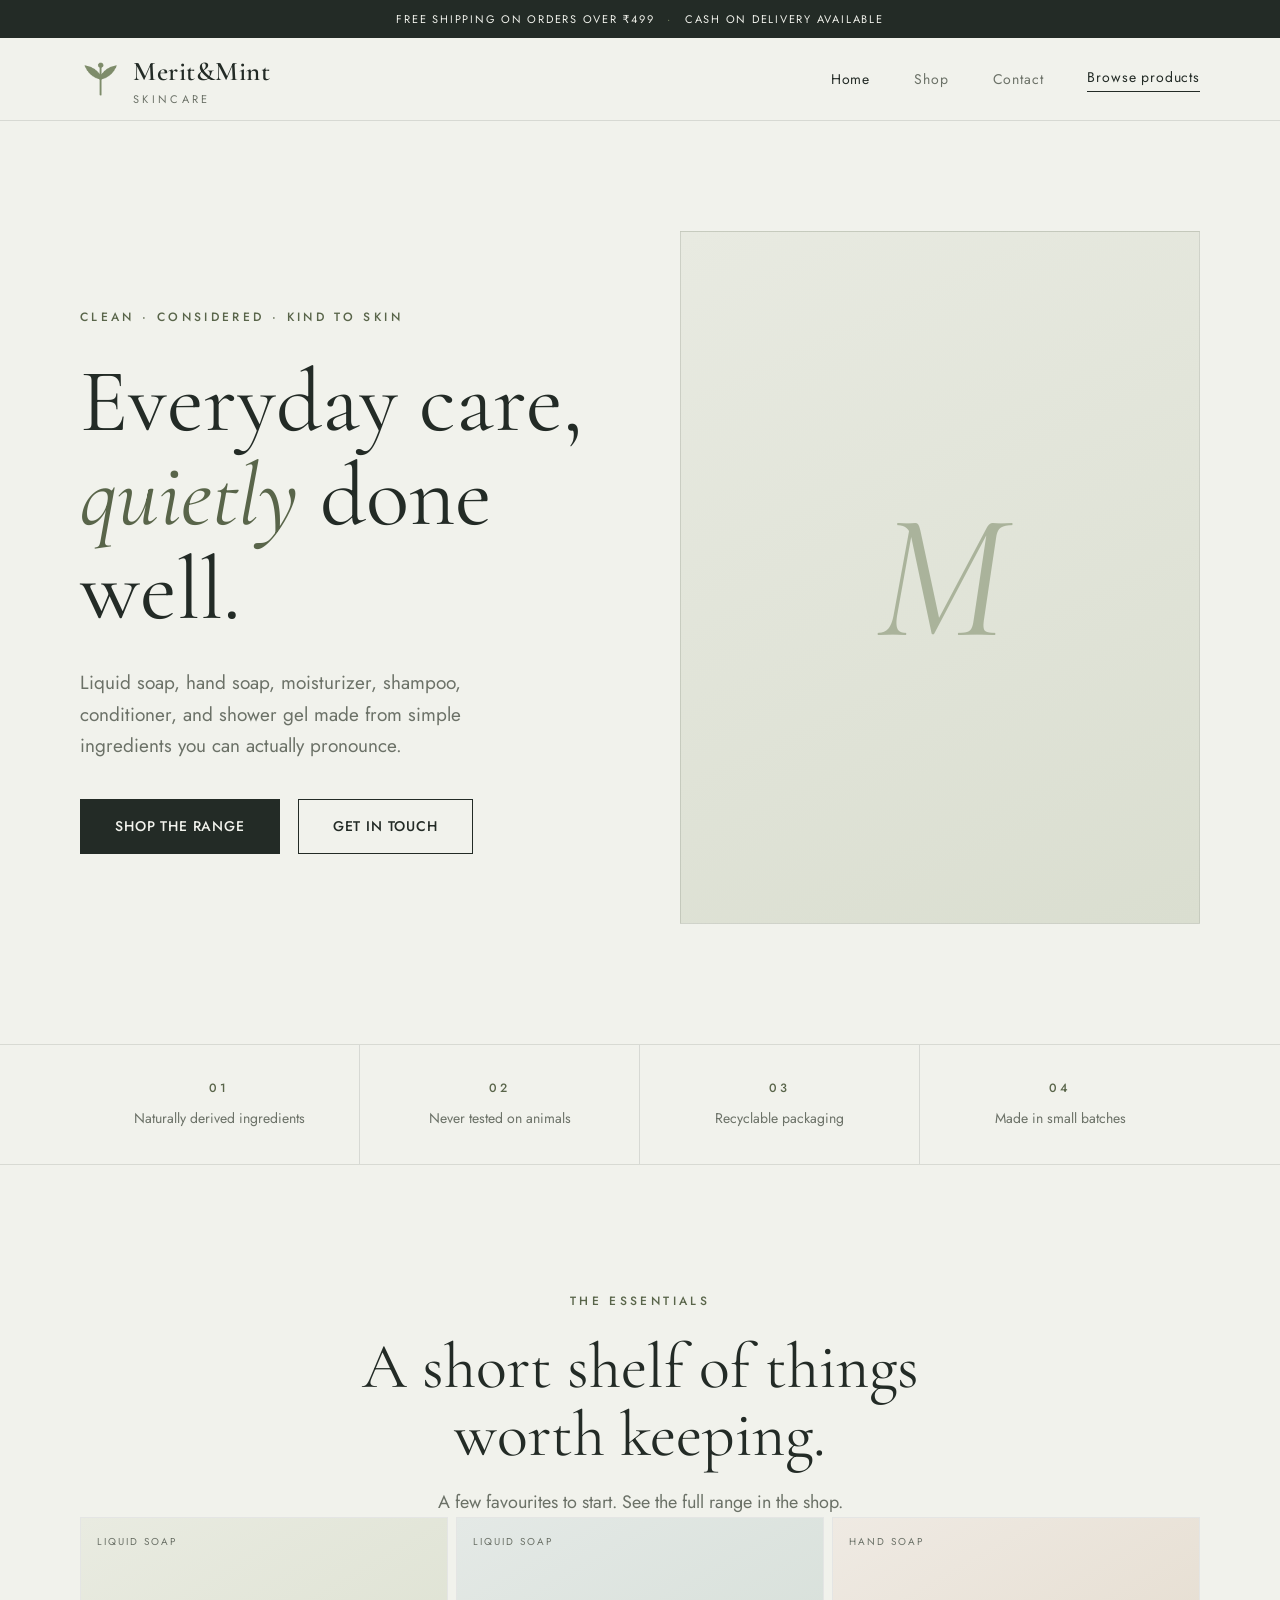
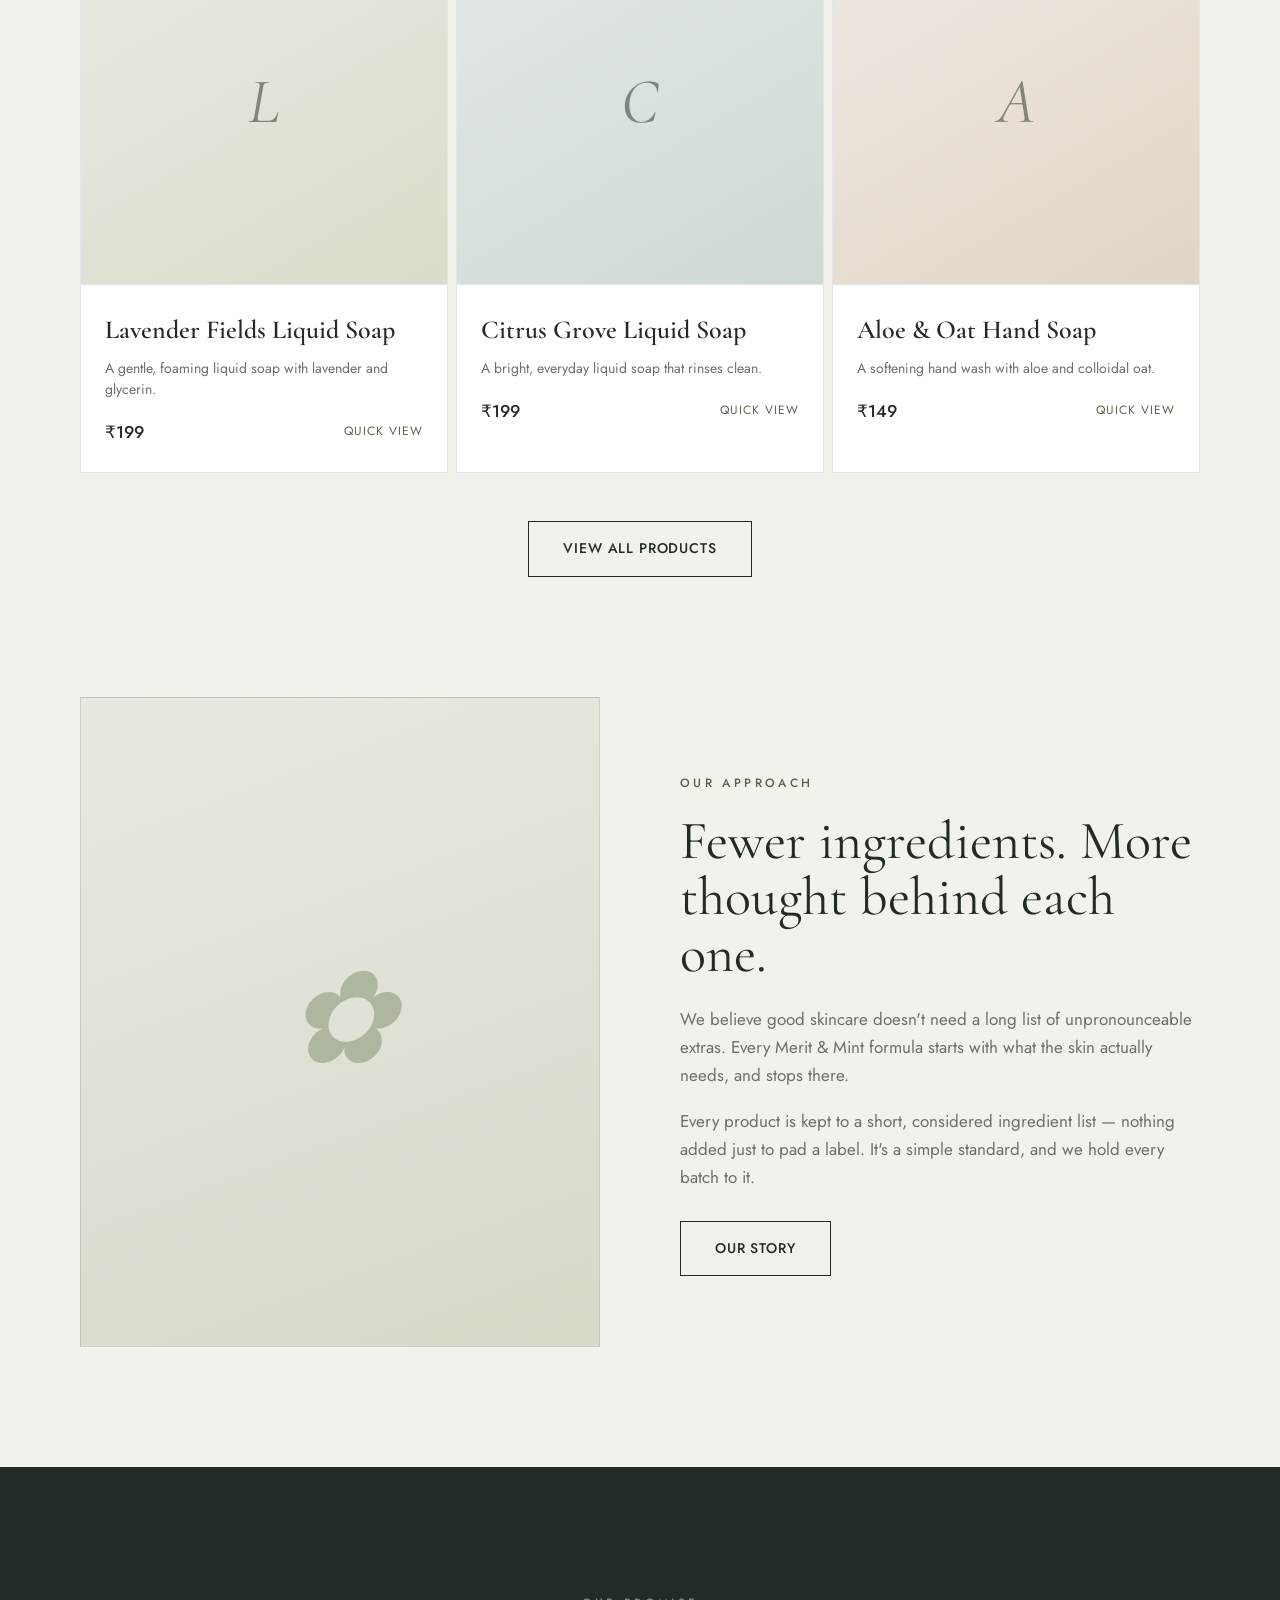
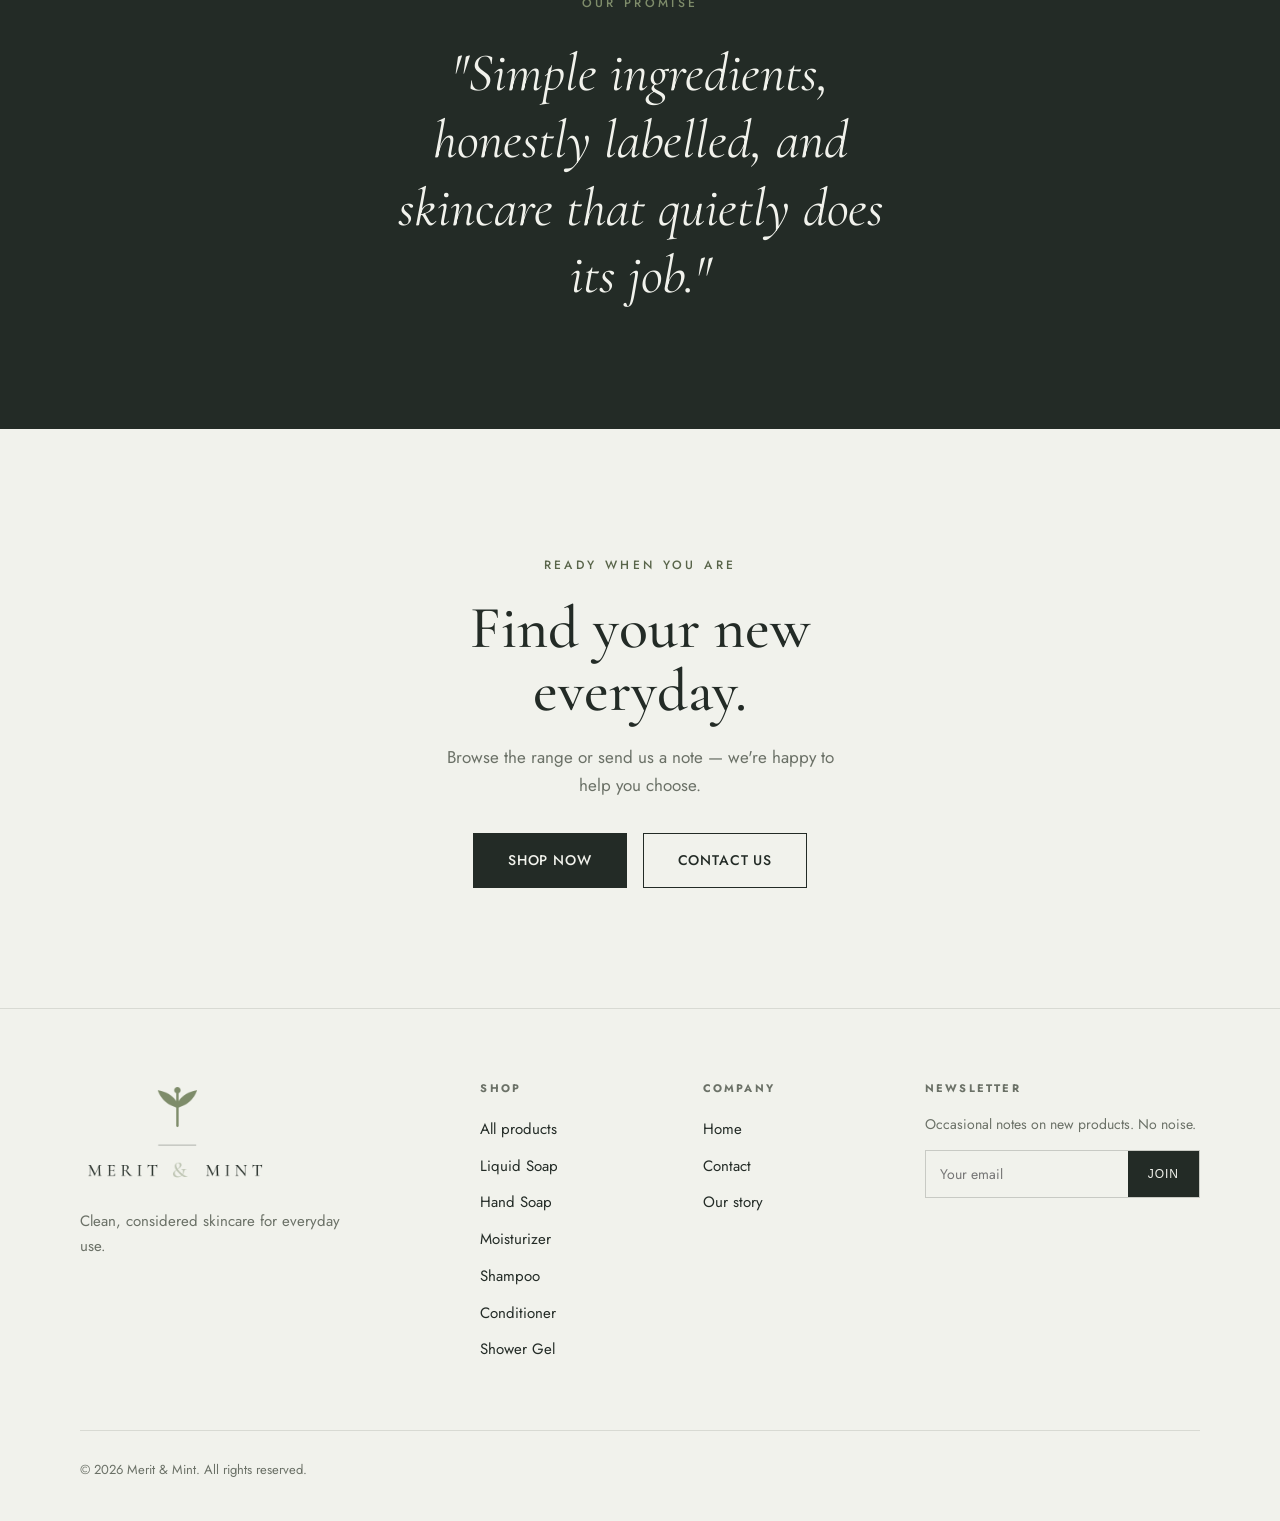
<file: index.html>
<!DOCTYPE html>
<html lang="en">
<head>
<meta charset="UTF-8">
<meta name="viewport" content="width=device-width, initial-scale=1.0">
<title>Merit &amp; Mint — Clean skincare, made simple</title>
<meta name="description" content="Merit &amp; Mint makes clean, considered liquid soap, hand soap, moisturizer, shampoo, conditioner, and shower gel for everyday skin.">
<link rel="icon" href="favicon.ico" sizes="any">
<link rel="icon" type="image/png" sizes="32x32" href="assets/favicon-32.png">
<link rel="icon" type="image/png" sizes="16x16" href="assets/favicon-16.png">
<link rel="apple-touch-icon" href="assets/apple-touch-icon.png">
<link rel="preconnect" href="https://fonts.googleapis.com">
<link rel="preconnect" href="https://fonts.gstatic.com" crossorigin>
<link href="https://fonts.googleapis.com/css2?family=Cormorant+Garamond:ital,wght@0,400;0,500;0,600;1,400;1,500&family=Jost:wght@300;400;500&display=swap" rel="stylesheet">
<link rel="stylesheet" href="assets/style.css">
</head>
<body>

<!-- ANNOUNCEMENT BAR -->
<div class="promo-bar">Free shipping on orders over &#8377;499 <span>&middot;</span> Cash on Delivery available</div>

<!-- NAV -->
<header class="nav">
  <div class="wrap nav-inner">
    <a href="index.html" class="brand">
      <img src="assets/logo-mark.png" alt="Merit & Mint" class="brand-mark">
      <span class="brand-text">Merit&amp;Mint<small>Skincare</small></span>
    </a>
    <nav class="nav-links">
      <a href="index.html" class="active">Home</a>
      <a href="shop.html">Shop</a>
      <a href="contact.html">Contact</a>
      <a href="shop.html" class="nav-cta">Browse products</a>
    </nav>
    <button class="burger" aria-label="Menu"><span></span><span></span><span></span></button>
  </div>
</header>

<!-- HERO -->
<section class="hero">
  <div class="wrap hero-grid">
    <div class="reveal">
      <span class="label">Clean · Considered · Kind to skin</span>
      <h1 class="serif">Everyday care, <em>quietly</em> done well.</h1>
      <p>Liquid soap, hand soap, moisturizer, shampoo, conditioner, and shower gel made from simple ingredients you can actually pronounce.</p>
      <div class="hero-actions">
        <a href="shop.html" class="btn">Shop the range</a>
        <a href="contact.html" class="btn btn-line">Get in touch</a>
      </div>
    </div>
    <figure class="hero-figure reveal">
      <span class="leaf">M</span>
    </figure>
  </div>
</section>

<!-- VALUES STRIP -->
<div class="strip">
  <div class="wrap">
    <div class="strip-inner">
      <div class="strip-item"><span class="label">01</span><p>Naturally derived ingredients</p></div>
      <div class="strip-item"><span class="label">02</span><p>Never tested on animals</p></div>
      <div class="strip-item"><span class="label">03</span><p>Recyclable packaging</p></div>
      <div class="strip-item"><span class="label">04</span><p>Made in small batches</p></div>
    </div>
  </div>
</div>

<!-- FEATURED -->
<section class="section">
  <div class="wrap">
    <div class="section-head center reveal">
      <span class="label">The essentials</span>
      <h2 class="serif">A short shelf of things worth keeping.</h2>
      <p>A few favourites to start. See the full range in the shop.</p>
    </div>
    <div class="grid" id="featured-grid"></div>
    <div style="text-align:center;margin-top:48px" class="reveal">
      <a href="shop.html" class="btn btn-line">View all products</a>
    </div>
  </div>
</section>

<!-- SPLIT / STORY -->
<section class="section" style="padding-top:0">
  <div class="wrap split">
    <figure class="split-figure reveal"><span class="leaf">✿</span></figure>
    <div class="reveal">
      <span class="label">Our approach</span>
      <h2 class="serif">Fewer ingredients. More thought behind each one.</h2>
      <p>We believe good skincare doesn't need a long list of unpronounceable extras. Every Merit &amp; Mint formula starts with what the skin actually needs, and stops there.</p>
      <p>Every product is kept to a short, considered ingredient list — nothing added just to pad a label. It's a simple standard, and we hold every batch to it.</p>
      <a href="contact.html" class="btn btn-line" style="margin-top:12px">Our story</a>
    </div>
  </div>
</section>

<!-- BAND / QUOTE -->
<section class="section band">
  <div class="wrap center">
    <span class="label">Our promise</span>
    <blockquote>"Simple ingredients, honestly labelled, and skincare that quietly does its job."</blockquote>
  </div>
</section>

<!-- CTA -->
<section class="section" style="text-align:center">
  <div class="wrap reveal">
    <span class="label">Ready when you are</span>
    <h2 class="serif" style="font-size:clamp(36px,5vw,60px);margin:20px auto;max-width:18ch">Find your new everyday.</h2>
    <p style="color:var(--stone);max-width:40ch;margin:0 auto 34px">Browse the range or send us a note — we're happy to help you choose.</p>
    <div style="display:flex;gap:16px;justify-content:center;flex-wrap:wrap">
      <a href="shop.html" class="btn">Shop now</a>
      <a href="contact.html" class="btn btn-line">Contact us</a>
    </div>
  </div>
</section>

<!-- MODAL -->
<div class="modal" id="modal" aria-hidden="true">
  <div class="modal-card" role="dialog" aria-modal="true">
    <button class="modal-close" aria-label="Close">✕</button>
    <div class="modal-img tone-1"><span class="glyph">V</span></div>
    <div class="modal-body">
      <span class="card-cat label" data-cat></span>
      <h3 data-name></h3>
      <span class="price" data-price></span>
      <p class="long" data-long></p>
      <ul data-details></ul>
      <a class="btn" data-enquire href="contact.html" style="margin-top:10px;text-align:center">Enquire about this</a>
    </div>
  </div>
</div>

<!-- FOOTER -->
<footer class="footer">
  <div class="wrap">
    <div class="foot-top">
      <div class="foot-brand">
        <a href="index.html" class="foot-logo"><img src="assets/logo-full.png" alt="Merit & Mint" width="474" height="266"></a>
        <p>Clean, considered skincare for everyday use.</p>
      </div>
      <div class="foot-col">
        <h5>Shop</h5>
        <a href="shop.html">All products</a>
        <a href="shop.html">Liquid Soap</a>
        <a href="shop.html">Hand Soap</a>
        <a href="shop.html">Moisturizer</a>
        <a href="shop.html">Shampoo</a>
        <a href="shop.html">Conditioner</a>
        <a href="shop.html">Shower Gel</a>
      </div>
      <div class="foot-col">
        <h5>Company</h5>
        <a href="index.html">Home</a>
        <a href="contact.html">Contact</a>
        <a href="contact.html">Our story</a>
      </div>
      <div class="foot-news">
        <h5 style="font-size:11px;letter-spacing:.2em;text-transform:uppercase;color:var(--stone);margin-bottom:16px">Newsletter</h5>
        <p>Occasional notes on new products. No noise.</p>
        <form class="row" id="news-form">
          <input type="hidden" name="access_key" value="b7019229-a9c9-4ab1-8d49-d7867fa2e388">
          <input type="hidden" name="subject" value="Newsletter signup — Merit & Mint">
          <input type="hidden" name="from_name" value="Merit & Mint — Newsletter">
          <input type="checkbox" name="botcheck" class="hidden" style="display:none" tabindex="-1" autocomplete="off">
          <input type="email" name="email" placeholder="Your email" aria-label="Email" required>
          <button type="submit">Join</button>
        </form>
        <p class="news-error" id="news-error"></p>
      </div>
    </div>
    <div class="foot-bottom">
      <span>© <span id="year">2026</span> Merit &amp; Mint. All rights reserved.</span>
    </div>
  </div>
</footer>

<script src="assets/script.js"></script>
</body>
</html>
</file>
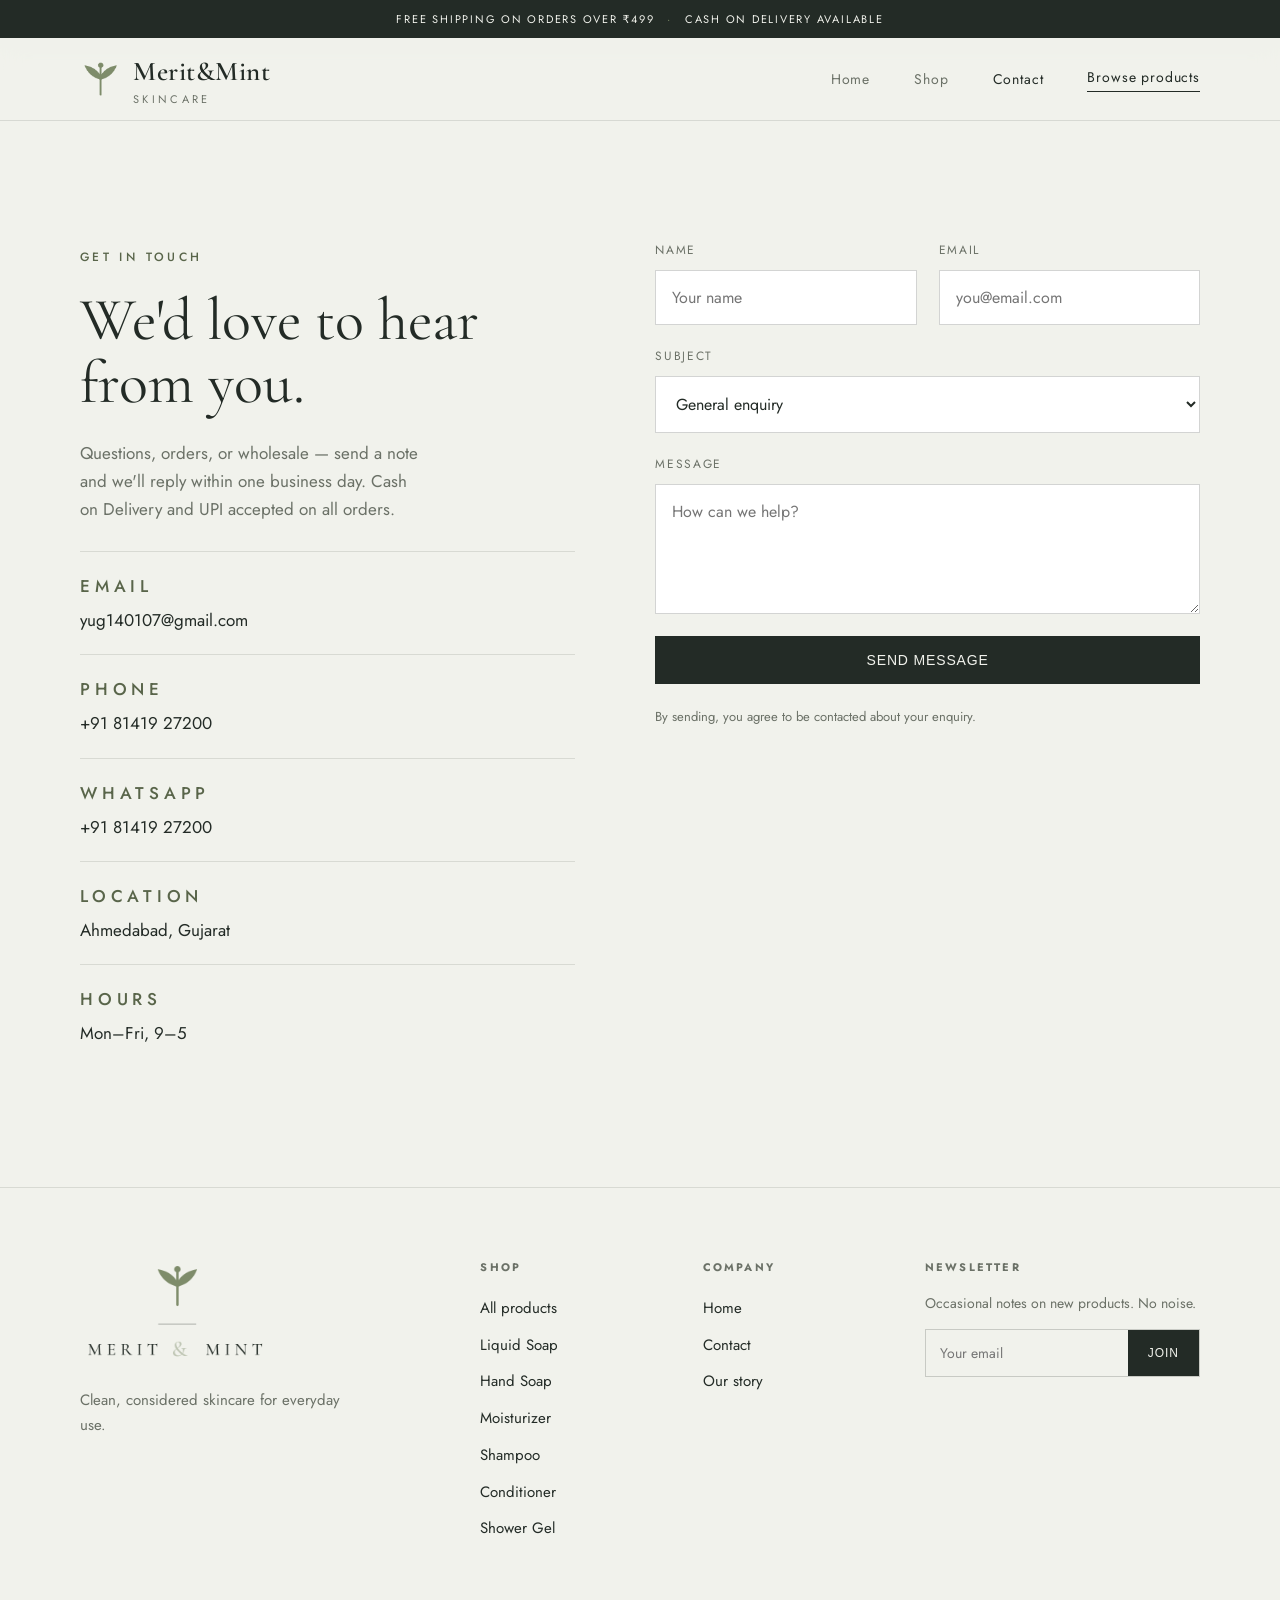
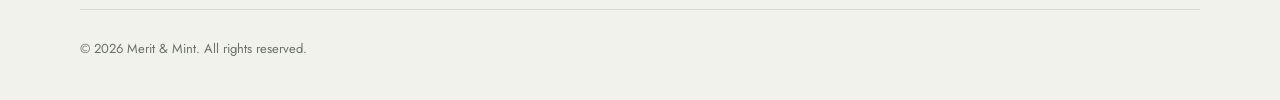
<file: contact.html>
<!DOCTYPE html>
<html lang="en">
<head>
<meta charset="UTF-8">
<meta name="viewport" content="width=device-width, initial-scale=1.0">
<title>Contact — Merit &amp; Mint</title>
<meta name="description" content="Get in touch with Merit &amp; Mint to enquire or place an order.">
<link rel="icon" href="favicon.ico" sizes="any">
<link rel="icon" type="image/png" sizes="32x32" href="assets/favicon-32.png">
<link rel="icon" type="image/png" sizes="16x16" href="assets/favicon-16.png">
<link rel="apple-touch-icon" href="assets/apple-touch-icon.png">
<link rel="preconnect" href="https://fonts.googleapis.com">
<link rel="preconnect" href="https://fonts.gstatic.com" crossorigin>
<link href="https://fonts.googleapis.com/css2?family=Cormorant+Garamond:ital,wght@0,400;0,500;0,600;1,400;1,500&family=Jost:wght@300;400;500&display=swap" rel="stylesheet">
<link rel="stylesheet" href="assets/style.css">
</head>
<body>

<!-- ANNOUNCEMENT BAR -->
<div class="promo-bar">Free shipping on orders over &#8377;499 <span>&middot;</span> Cash on Delivery available</div>

<!-- NAV -->
<header class="nav">
  <div class="wrap nav-inner">
    <a href="index.html" class="brand">
      <img src="assets/logo-mark.png" alt="Merit & Mint" class="brand-mark">
      <span class="brand-text">Merit&amp;Mint<small>Skincare</small></span>
    </a>
    <nav class="nav-links">
      <a href="index.html">Home</a>
      <a href="shop.html">Shop</a>
      <a href="contact.html" class="active">Contact</a>
      <a href="shop.html" class="nav-cta">Browse products</a>
    </nav>
    <button class="burger" aria-label="Menu"><span></span><span></span><span></span></button>
  </div>
</header>

<!-- CONTACT -->
<section class="section">
  <div class="wrap contact-grid">
    <div class="contact-info reveal">
      <span class="label">Get in touch</span>
      <h2 class="serif">We'd love to hear from you.</h2>
      <p>Questions, orders, or wholesale — send a note and we'll reply within one business day. Cash on Delivery and UPI accepted on all orders.</p>
      <div class="info-row">
        <span class="label">Email</span>
        <a href="mailto:yug140107@gmail.com">yug140107@gmail.com</a>
      </div>
      <div class="info-row">
        <span class="label">Phone</span>
        <a href="tel:+918141927200">+91 81419 27200</a>
      </div>
      <div class="info-row">
        <span class="label">WhatsApp</span>
        <a href="https://wa.me/918141927200">+91 81419 27200</a>
      </div>
      <div class="info-row">
        <span class="label">Location</span>
        <span>Ahmedabad, Gujarat</span>
      </div>
      <div class="info-row">
        <span class="label">Hours</span>
        <span>Mon–Fri, 9–5</span>
      </div>
    </div>

    <div class="reveal">
      <form class="form" id="contact-form" novalidate>
        <input type="hidden" name="access_key" value="b7019229-a9c9-4ab1-8d49-d7867fa2e388">
        <input type="hidden" name="from_name" value="Merit & Mint — Contact form">
        <input type="checkbox" name="botcheck" class="hidden" style="display:none" tabindex="-1" autocomplete="off">
        <div class="field two">
          <div class="field">
            <label for="name">Name</label>
            <input id="name" name="name" type="text" required placeholder="Your name">
          </div>
          <div class="field">
            <label for="email">Email</label>
            <input id="email" name="email" type="email" required placeholder="you@email.com">
          </div>
        </div>
        <div class="field">
          <label for="subject">Subject</label>
          <select id="subject" name="subject">
            <option>General enquiry</option>
            <option>Product enquiry</option>
            <option>Place an order</option>
            <option>Wholesale</option>
          </select>
        </div>
        <div class="field">
          <label for="message">Message</label>
          <textarea id="message" name="message" required placeholder="How can we help?"></textarea>
        </div>
        <button type="submit" class="btn">Send message</button>
        <p class="form-note">By sending, you agree to be contacted about your enquiry.</p>
      </form>
      <div class="form-error" id="form-error" role="alert"></div>
      <div class="form-success" id="form-success">
        <strong>Thank you — your message is on its way.</strong><br>
        We've received your enquiry and will get back to you within one business day.
      </div>
    </div>
  </div>
</section>

<!-- FOOTER -->
<footer class="footer">
  <div class="wrap">
    <div class="foot-top">
      <div class="foot-brand">
        <a href="index.html" class="foot-logo"><img src="assets/logo-full.png" alt="Merit & Mint" width="474" height="266"></a>
        <p>Clean, considered skincare for everyday use.</p>
      </div>
      <div class="foot-col">
        <h5>Shop</h5>
        <a href="shop.html">All products</a>
        <a href="shop.html">Liquid Soap</a>
        <a href="shop.html">Hand Soap</a>
        <a href="shop.html">Moisturizer</a>
        <a href="shop.html">Shampoo</a>
        <a href="shop.html">Conditioner</a>
        <a href="shop.html">Shower Gel</a>
      </div>
      <div class="foot-col">
        <h5>Company</h5>
        <a href="index.html">Home</a>
        <a href="contact.html">Contact</a>
        <a href="contact.html">Our story</a>
      </div>
      <div class="foot-news">
        <h5 style="font-size:11px;letter-spacing:.2em;text-transform:uppercase;color:var(--stone);margin-bottom:16px">Newsletter</h5>
        <p>Occasional notes on new products. No noise.</p>
        <form class="row" id="news-form">
          <input type="hidden" name="access_key" value="b7019229-a9c9-4ab1-8d49-d7867fa2e388">
          <input type="hidden" name="subject" value="Newsletter signup — Merit & Mint">
          <input type="hidden" name="from_name" value="Merit & Mint — Newsletter">
          <input type="checkbox" name="botcheck" class="hidden" style="display:none" tabindex="-1" autocomplete="off">
          <input type="email" name="email" placeholder="Your email" aria-label="Email" required>
          <button type="submit">Join</button>
        </form>
        <p class="news-error" id="news-error"></p>
      </div>
    </div>
    <div class="foot-bottom">
      <span>© <span id="year">2026</span> Merit &amp; Mint. All rights reserved.</span>
    </div>
  </div>
</footer>

<script src="assets/script.js"></script>
</body>
</html>
</file>
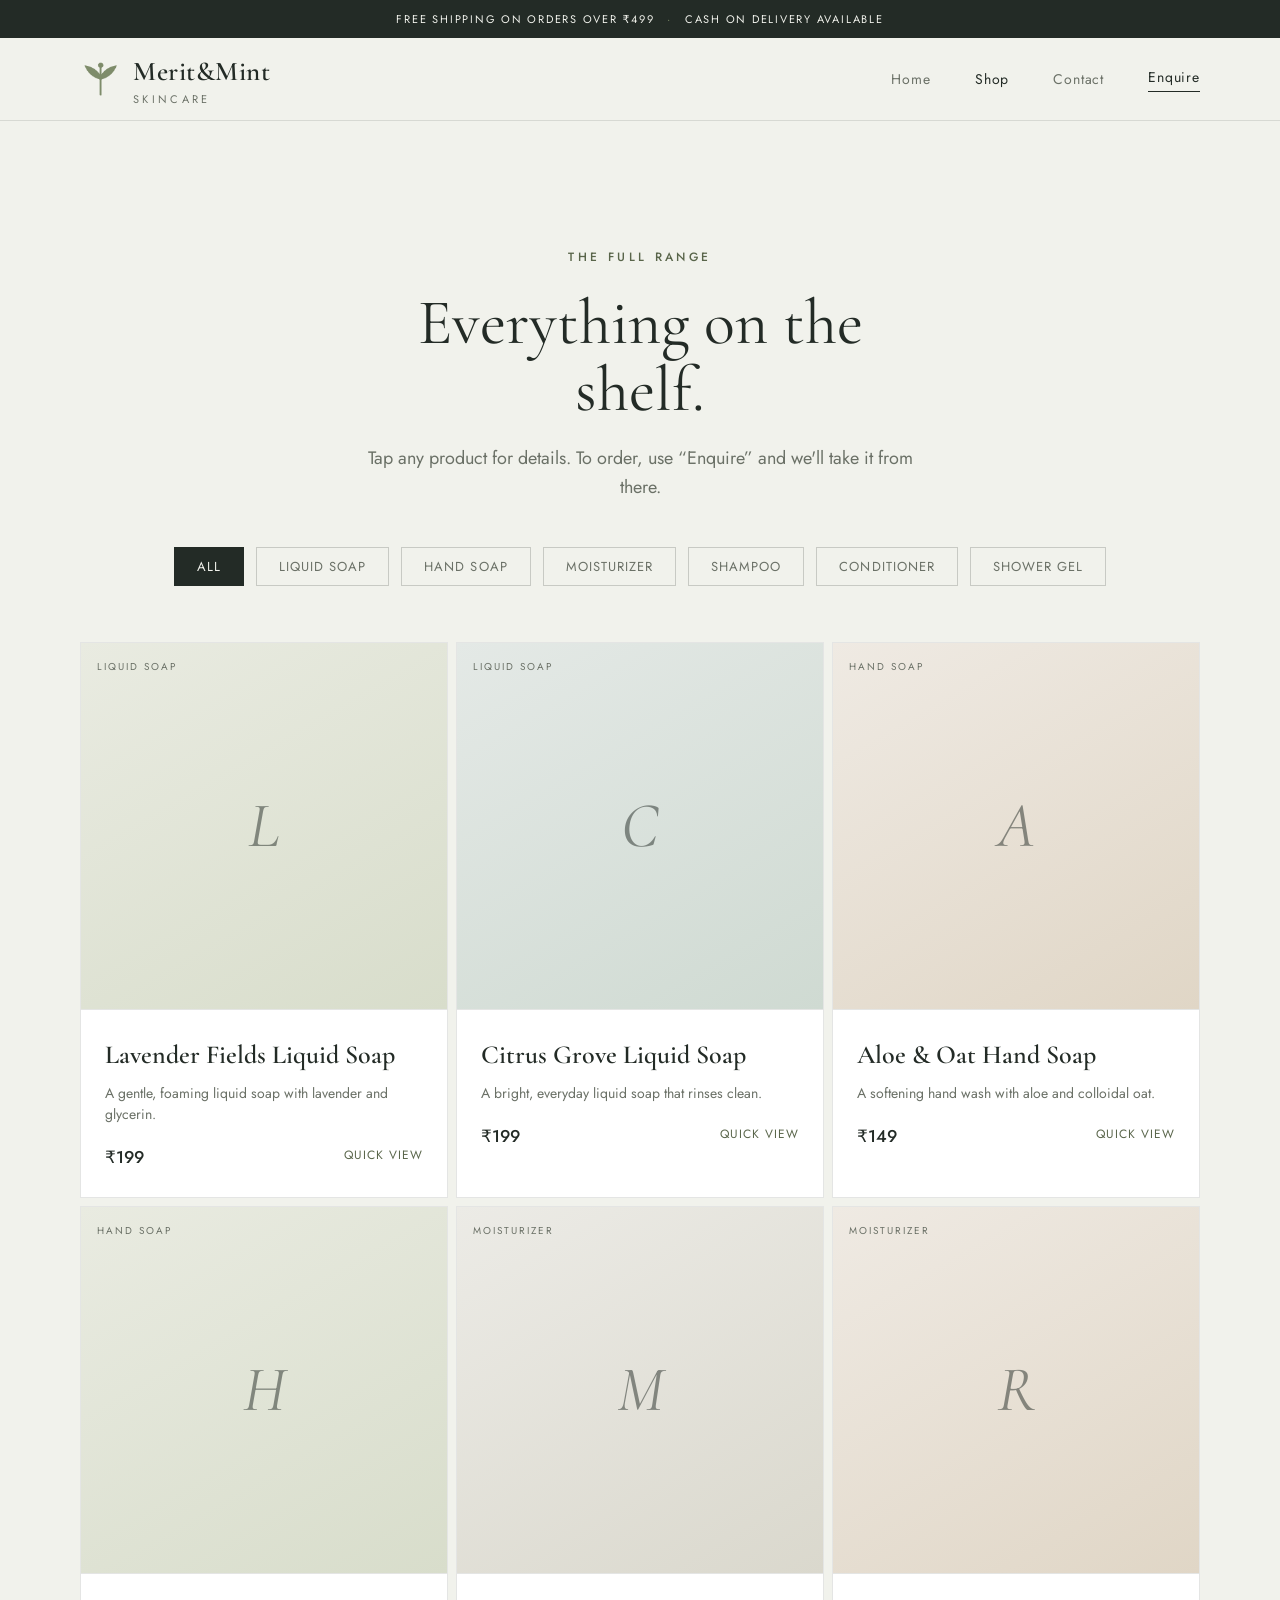
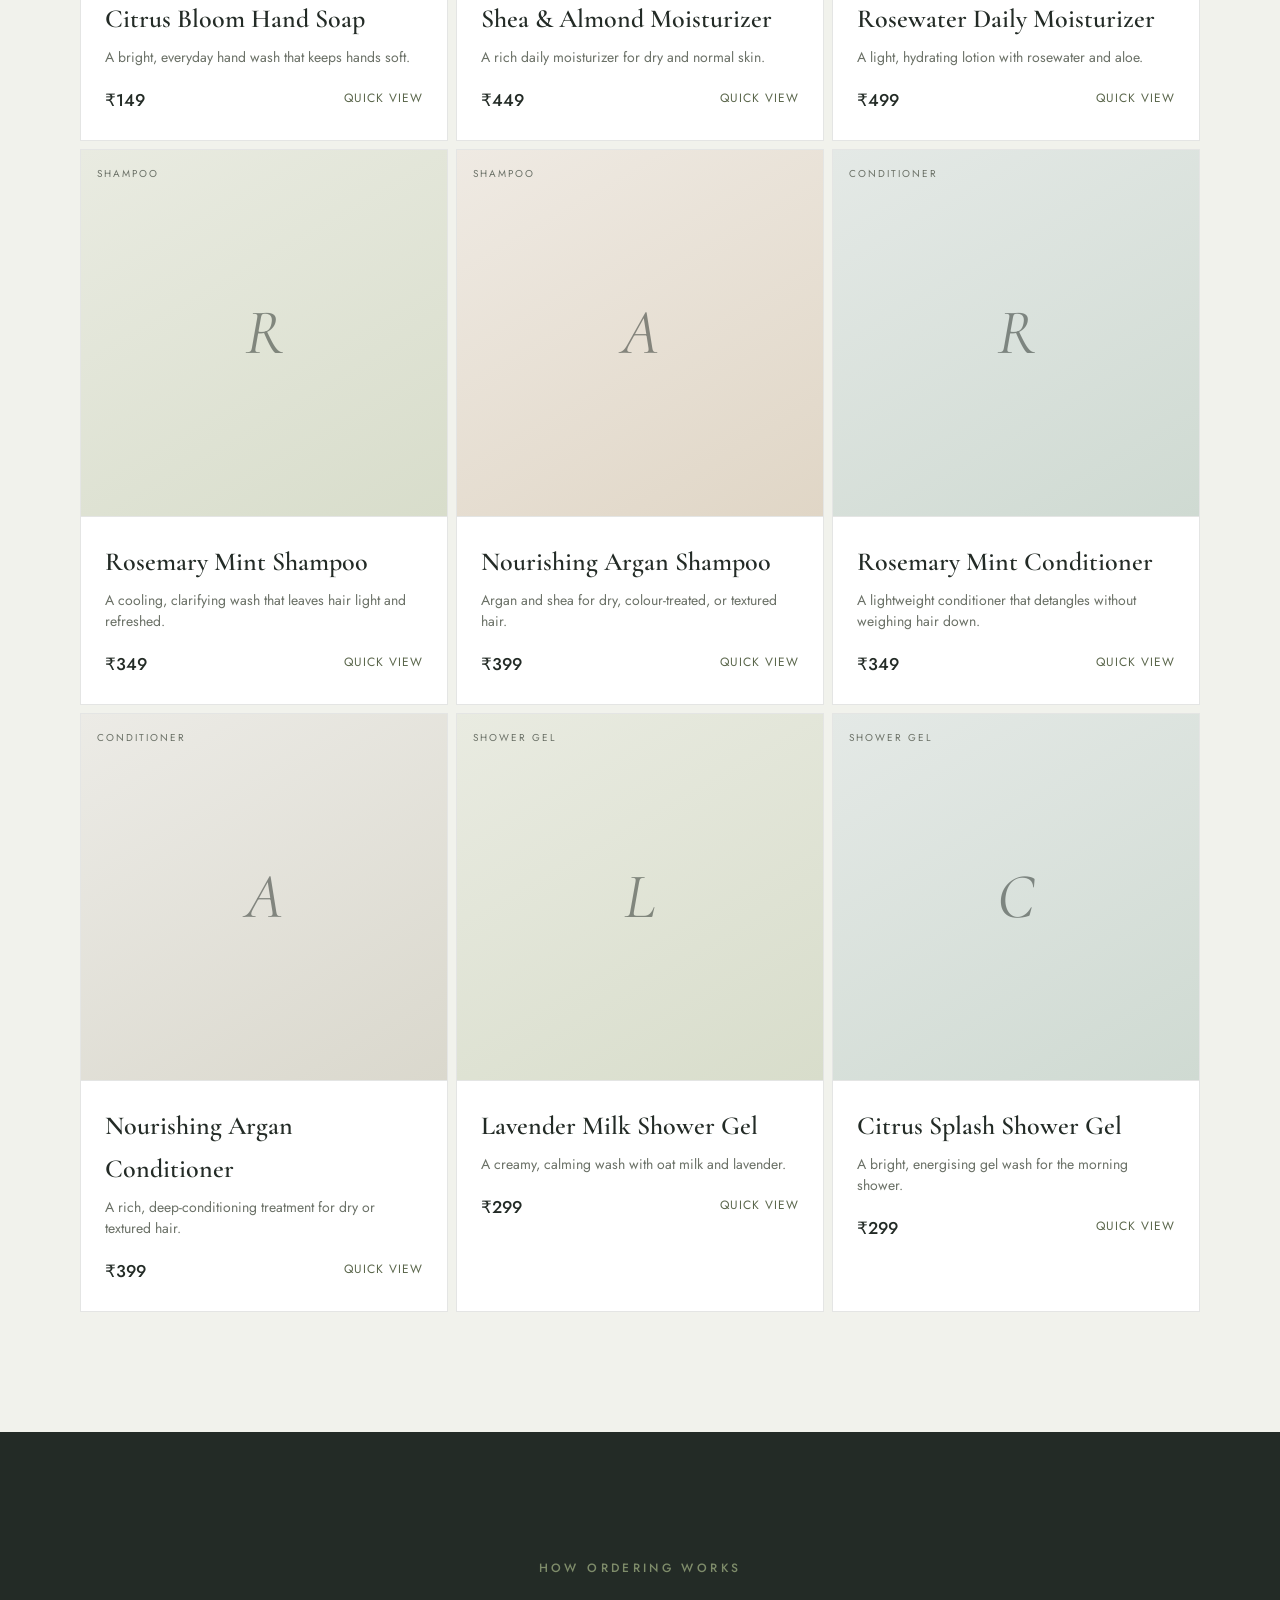
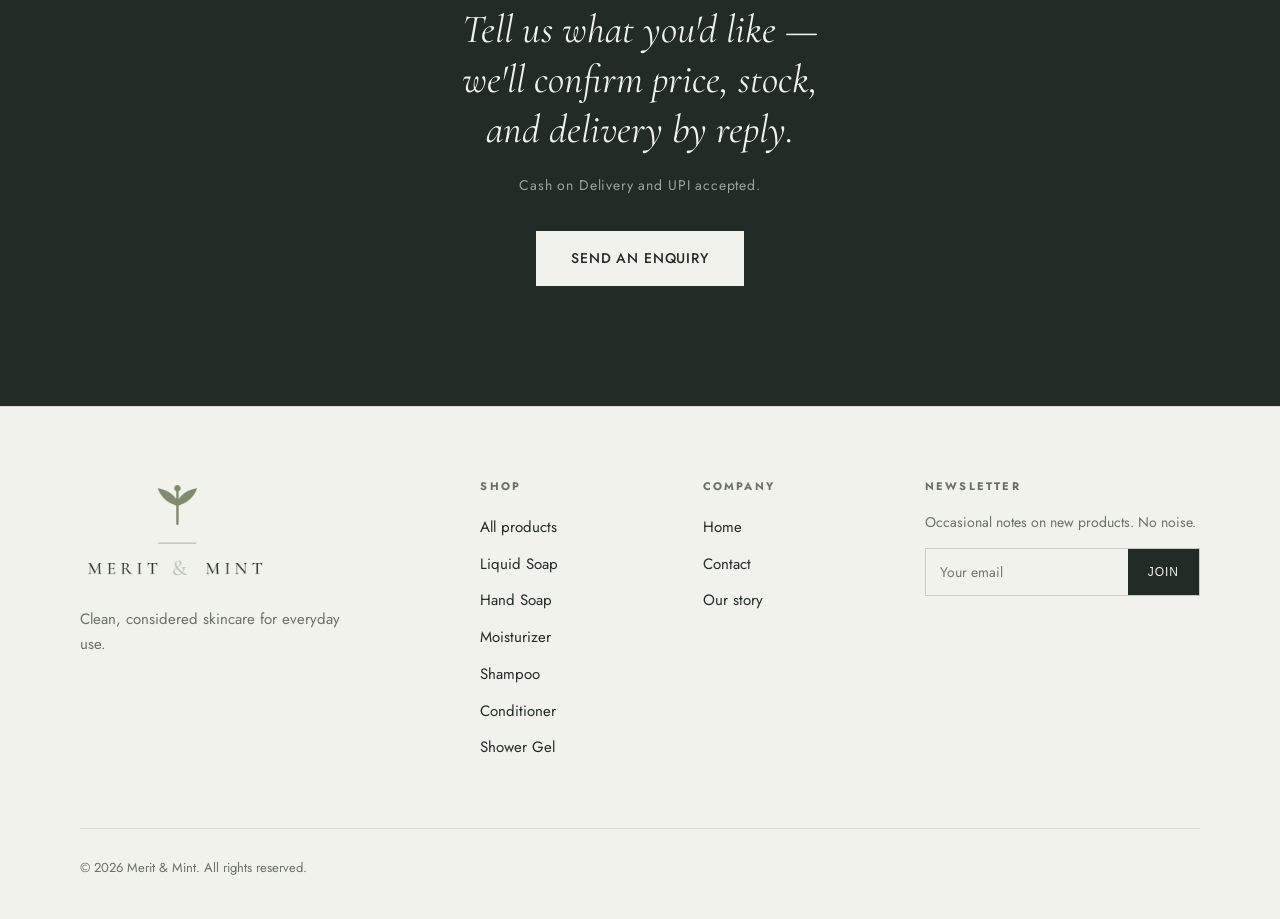
<file: shop.html>
<!DOCTYPE html>
<html lang="en">
<head>
<meta charset="UTF-8">
<meta name="viewport" content="width=device-width, initial-scale=1.0">
<title>Shop — Merit &amp; Mint</title>
<meta name="description" content="Browse Merit &amp; Mint's full range of liquid soap, hand soap, moisturizer, shampoo, conditioner, and shower gel.">
<link rel="icon" href="favicon.ico" sizes="any">
<link rel="icon" type="image/png" sizes="32x32" href="assets/favicon-32.png">
<link rel="icon" type="image/png" sizes="16x16" href="assets/favicon-16.png">
<link rel="apple-touch-icon" href="assets/apple-touch-icon.png">
<link rel="preconnect" href="https://fonts.googleapis.com">
<link rel="preconnect" href="https://fonts.gstatic.com" crossorigin>
<link href="https://fonts.googleapis.com/css2?family=Cormorant+Garamond:ital,wght@0,400;0,500;0,600;1,400;1,500&family=Jost:wght@300;400;500&display=swap" rel="stylesheet">
<link rel="stylesheet" href="assets/style.css">
</head>
<body>

<!-- ANNOUNCEMENT BAR -->
<div class="promo-bar">Free shipping on orders over &#8377;499 <span>&middot;</span> Cash on Delivery available</div>

<!-- NAV -->
<header class="nav">
  <div class="wrap nav-inner">
    <a href="index.html" class="brand">
      <img src="assets/logo-mark.png" alt="Merit & Mint" class="brand-mark">
      <span class="brand-text">Merit&amp;Mint<small>Skincare</small></span>
    </a>
    <nav class="nav-links">
      <a href="index.html">Home</a>
      <a href="shop.html" class="active">Shop</a>
      <a href="contact.html">Contact</a>
      <a href="contact.html" class="nav-cta">Enquire</a>
    </nav>
    <button class="burger" aria-label="Menu"><span></span><span></span><span></span></button>
  </div>
</header>

<!-- SHOP HEADER -->
<section class="section" style="padding-bottom:0">
  <div class="wrap">
    <div class="section-head center reveal">
      <span class="label">The full range</span>
      <h2 class="serif">Everything on the shelf.</h2>
      <p>Tap any product for details. To order, use “Enquire” and we'll take it from there.</p>
    </div>
    <div class="filters reveal">
      <button class="filter active" data-filter="All">All</button>
      <button class="filter" data-filter="Liquid Soap">Liquid Soap</button>
      <button class="filter" data-filter="Hand Soap">Hand Soap</button>
      <button class="filter" data-filter="Moisturizer">Moisturizer</button>
      <button class="filter" data-filter="Shampoo">Shampoo</button>
      <button class="filter" data-filter="Conditioner">Conditioner</button>
      <button class="filter" data-filter="Shower Gel">Shower Gel</button>
    </div>
  </div>
</section>

<!-- PRODUCT GRID -->
<section class="section" style="padding-top:0">
  <div class="wrap">
    <div class="grid" id="shop-grid"></div>
  </div>
</section>

<!-- ENQUIRY BAND -->
<section class="section band">
  <div class="wrap center reveal">
    <span class="label">How ordering works</span>
    <blockquote style="font-size:clamp(24px,3.2vw,40px)">Tell us what you'd like — we'll confirm price, stock, and delivery by reply.</blockquote>
    <p style="color:rgba(241,242,236,.6);margin-top:20px;font-size:14px;letter-spacing:.06em">Cash on Delivery and UPI accepted.</p>
    <a href="contact.html" class="btn" style="margin-top:34px;background:var(--bg);color:var(--ink);border-color:var(--bg)">Send an enquiry</a>
  </div>
</section>

<!-- MODAL -->
<div class="modal" id="modal" aria-hidden="true">
  <div class="modal-card" role="dialog" aria-modal="true">
    <button class="modal-close" aria-label="Close">✕</button>
    <div class="modal-img tone-1"><span class="glyph">V</span></div>
    <div class="modal-body">
      <span class="card-cat label" data-cat></span>
      <h3 data-name></h3>
      <span class="price" data-price></span>
      <p class="long" data-long></p>
      <ul data-details></ul>
      <a class="btn" data-enquire href="contact.html" style="margin-top:10px;text-align:center">Enquire about this</a>
    </div>
  </div>
</div>

<!-- FOOTER -->
<footer class="footer">
  <div class="wrap">
    <div class="foot-top">
      <div class="foot-brand">
        <a href="index.html" class="foot-logo"><img src="assets/logo-full.png" alt="Merit & Mint" width="474" height="266"></a>
        <p>Clean, considered skincare for everyday use.</p>
      </div>
      <div class="foot-col">
        <h5>Shop</h5>
        <a href="shop.html">All products</a>
        <a href="shop.html">Liquid Soap</a>
        <a href="shop.html">Hand Soap</a>
        <a href="shop.html">Moisturizer</a>
        <a href="shop.html">Shampoo</a>
        <a href="shop.html">Conditioner</a>
        <a href="shop.html">Shower Gel</a>
      </div>
      <div class="foot-col">
        <h5>Company</h5>
        <a href="index.html">Home</a>
        <a href="contact.html">Contact</a>
        <a href="contact.html">Our story</a>
      </div>
      <div class="foot-news">
        <h5 style="font-size:11px;letter-spacing:.2em;text-transform:uppercase;color:var(--stone);margin-bottom:16px">Newsletter</h5>
        <p>Occasional notes on new products. No noise.</p>
        <form class="row" id="news-form">
          <input type="hidden" name="access_key" value="b7019229-a9c9-4ab1-8d49-d7867fa2e388">
          <input type="hidden" name="subject" value="Newsletter signup — Merit & Mint">
          <input type="hidden" name="from_name" value="Merit & Mint — Newsletter">
          <input type="checkbox" name="botcheck" class="hidden" style="display:none" tabindex="-1" autocomplete="off">
          <input type="email" name="email" placeholder="Your email" aria-label="Email" required>
          <button type="submit">Join</button>
        </form>
        <p class="news-error" id="news-error"></p>
      </div>
    </div>
    <div class="foot-bottom">
      <span>© <span id="year">2026</span> Merit &amp; Mint. All rights reserved.</span>
    </div>
  </div>
</footer>

<script src="assets/script.js"></script>
</body>
</html>
</file>
<file: assets/style.css>
/* =========================================================
   MERIT & MINT — shared stylesheet
   Spa-luxe skincare brand. Core palette lives in :root below.
   ========================================================= */

:root{
  --bg:#F1F2EC;          /* soft mineral off-white */
  --surface:#FFFFFF;     /* cards / panels */
  --surface-2:#E8EAE1;   /* tonal tiles */
  --ink:#232B26;         /* deep pine charcoal */
  --stone:#6B7167;       /* muted secondary text */
  --sage:#7E8C6A;        /* accent */
  --sage-deep:#59654A;   /* accent for text/hover */
  --line:rgba(35,43,38,0.12);
  --line-strong:rgba(35,43,38,0.20);
  --max:1200px;
  --ease:cubic-bezier(.22,.61,.36,1);
}

*{box-sizing:border-box;margin:0;padding:0}
html{scroll-behavior:smooth}
body{
  background:var(--bg);
  color:var(--ink);
  font-family:'Jost',system-ui,sans-serif;
  font-size:17px;
  line-height:1.65;
  font-weight:400;
  -webkit-font-smoothing:antialiased;
}
img{max-width:100%;display:block}
a{color:inherit;text-decoration:none}
.wrap{max-width:var(--max);margin:0 auto;padding:0 40px}
.serif{font-family:'Cormorant Garamond',Georgia,serif;font-weight:500;line-height:1.05;letter-spacing:0}

/* utility label — letter-spaced small caps */
.label{
  font-size:12px;letter-spacing:.28em;text-transform:uppercase;
  font-weight:500;color:var(--sage-deep);
}

/* buttons */
.btn{
  display:inline-block;font-weight:500;font-size:14px;letter-spacing:.06em;
  text-transform:uppercase;padding:15px 34px;border-radius:0;cursor:pointer;
  background:var(--ink);color:var(--bg);border:1px solid var(--ink);
  transition:background .25s var(--ease),color .25s var(--ease);
}
.btn:hover{background:transparent;color:var(--ink)}
.btn-line{background:transparent;color:var(--ink)}
.btn-line:hover{background:var(--ink);color:var(--bg)}
.btn-sm{padding:11px 22px;font-size:12px}

/* =================== ANNOUNCEMENT BAR =================== */
.promo-bar{
  background:var(--ink);color:var(--bg);text-align:center;
  padding:10px 20px;font-size:11px;letter-spacing:.16em;text-transform:uppercase;
}
.promo-bar span{color:var(--sage);margin:0 8px}

/* =================== NAV =================== */
.nav{
  position:sticky;top:0;z-index:100;
  background:rgba(241,242,236,.82);
  backdrop-filter:blur(14px);
  border-bottom:1px solid var(--line);
}
.nav-inner{display:flex;align-items:center;justify-content:space-between;height:82px}
.brand{display:flex;align-items:center;gap:12px;font-family:'Cormorant Garamond',serif;font-weight:600;font-size:27px;letter-spacing:.02em}
.brand-mark{height:42px;width:auto;display:block}
.brand small{font-size:11px;letter-spacing:.3em;display:block;text-transform:uppercase;color:var(--stone);font-family:'Jost',sans-serif;font-weight:400;margin-top:-4px}
.nav-links{display:flex;gap:44px;align-items:center}
.nav-links a{font-size:14px;letter-spacing:.06em;color:var(--stone);transition:color .2s}
.nav-links a:hover,.nav-links a.active{color:var(--ink)}
.nav-cta{color:var(--ink)!important;border-bottom:1px solid var(--ink);padding-bottom:2px}
.burger{display:none;background:none;border:none;cursor:pointer;width:30px;height:22px;position:relative}
.burger span{position:absolute;left:0;right:0;height:1.5px;background:var(--ink);transition:.3s}
.burger span:nth-child(1){top:0}
.burger span:nth-child(2){top:10px}
.burger span:nth-child(3){top:20px}

/* =================== HERO =================== */
.hero{padding:110px 0 120px}
.hero-grid{display:grid;grid-template-columns:1fr 1fr;gap:80px;align-items:center}
.hero h1{font-size:clamp(52px,7vw,104px);margin:26px 0 30px;font-weight:400}
.hero h1 em{font-style:italic;color:var(--sage-deep)}
.hero p{font-size:19px;color:var(--stone);max-width:38ch;margin-bottom:38px}
.hero-actions{display:flex;gap:18px;flex-wrap:wrap;align-items:center}
.hero-figure{
  aspect-ratio:3/4;position:relative;
  background:linear-gradient(155deg,var(--surface-2),#DADED0);
  border:1px solid var(--line);overflow:hidden;
}
.hero-figure .leaf{
  position:absolute;top:50%;left:50%;transform:translate(-50%,-50%);
  font-family:'Cormorant Garamond',serif;font-style:italic;
  font-size:clamp(90px,14vw,180px);color:var(--sage);opacity:.55;font-weight:400;
}
.hero-figure .tag{
  position:absolute;bottom:28px;left:28px;
  font-size:11px;letter-spacing:.2em;text-transform:uppercase;color:var(--stone);
}

/* =================== VALUES STRIP =================== */
.strip{border-top:1px solid var(--line);border-bottom:1px solid var(--line)}
.strip-inner{display:grid;grid-template-columns:repeat(4,1fr)}
.strip-item{padding:34px 26px;border-right:1px solid var(--line);text-align:center}
.strip-item:last-child{border-right:none}
.strip-item .label{display:block;margin-bottom:8px}
.strip-item p{font-size:14px;color:var(--stone)}

/* =================== SECTION SHELL =================== */
.section{padding:120px 0}
.section-head{max-width:56ch}
.section-head.center{margin:0 auto;text-align:center}
.section-head h2{font-size:clamp(38px,5vw,64px);margin:20px 0;font-weight:400}
.section-head p{color:var(--stone);font-size:18px}

/* =================== PRODUCT GRID =================== */
.filters{display:flex;gap:12px;flex-wrap:wrap;justify-content:center;margin:44px 0 56px}
.filter{
  font-size:13px;letter-spacing:.08em;text-transform:uppercase;
  padding:9px 22px;border:1px solid var(--line-strong);background:transparent;
  color:var(--stone);cursor:pointer;transition:.2s;font-family:inherit;
}
.filter:hover{color:var(--ink);border-color:var(--ink)}
.filter.active{background:var(--ink);color:var(--bg);border-color:var(--ink)}

.grid{display:grid;grid-template-columns:repeat(3,1fr);gap:8px}
.card{
  background:var(--surface);border:1px solid var(--line);
  display:flex;flex-direction:column;cursor:pointer;
  transition:transform .35s var(--ease),box-shadow .35s var(--ease);
}
.card:hover{transform:translateY(-4px);box-shadow:0 24px 50px -30px rgba(35,43,38,.35)}
.card-img{
  aspect-ratio:1/1;position:relative;overflow:hidden;
  display:flex;align-items:center;justify-content:center;
}
.card-img .glyph{font-family:'Cormorant Garamond',serif;font-style:italic;font-size:64px;color:var(--ink);opacity:.5}
.card-cat{position:absolute;top:16px;left:16px;font-size:10px;letter-spacing:.2em;text-transform:uppercase;color:var(--stone)}
.card-body{padding:24px 24px 26px;display:flex;flex-direction:column;gap:6px;border-top:1px solid var(--line)}
.card-body h3{font-family:'Cormorant Garamond',serif;font-size:26px;font-weight:600;letter-spacing:0}
.card-body .desc{font-size:14px;color:var(--stone);line-height:1.5}
.card-foot{display:flex;align-items:center;justify-content:space-between;margin-top:12px}
.card-price{font-size:17px;font-weight:500}
.card-enquire{font-size:12px;letter-spacing:.08em;text-transform:uppercase;color:var(--sage-deep);border-bottom:1px solid transparent;transition:.2s}
.card:hover .card-enquire{border-color:var(--sage-deep)}

/* soft tonal backgrounds cycled per card */
.tone-1{background:linear-gradient(150deg,#E9EBE1,#D8DDCB)}
.tone-2{background:linear-gradient(150deg,#EFEAE3,#E0D6C6)}
.tone-3{background:linear-gradient(150deg,#E4E9E6,#CFDAD2)}
.tone-4{background:linear-gradient(150deg,#ECEBE6,#DAD8CD)}

/* =================== FEATURE / SPLIT =================== */
.split{display:grid;grid-template-columns:1fr 1fr;gap:80px;align-items:center}
.split-figure{aspect-ratio:4/5;background:linear-gradient(160deg,var(--surface-2),#D5DAC9);border:1px solid var(--line);position:relative}
.split-figure .leaf{position:absolute;top:50%;left:50%;transform:translate(-50%,-50%);font-family:'Cormorant Garamond',serif;font-style:italic;font-size:130px;color:var(--sage);opacity:.5}
.split h2{font-size:clamp(34px,4.4vw,54px);font-weight:400;margin:18px 0 22px}
.split p{color:var(--stone);margin-bottom:18px}

/* dark band */
.band{background:var(--ink);color:var(--bg)}
.band .label{color:var(--sage)}
.band blockquote{font-family:'Cormorant Garamond',serif;font-weight:400;font-size:clamp(30px,4.4vw,54px);line-height:1.25;max-width:22ch;margin:24px auto 0;text-align:center;font-style:italic}
.band .center{text-align:center}

/* =================== CONTACT =================== */
.contact-grid{display:grid;grid-template-columns:1fr 1.1fr;gap:80px}
.contact-info h2{font-size:clamp(36px,5vw,60px);font-weight:400;margin:20px 0 24px}
.contact-info p{color:var(--stone);margin-bottom:28px;max-width:34ch}
.info-row{padding:20px 0;border-top:1px solid var(--line)}
.info-row .label{display:block;margin-bottom:6px}
.info-row a,.info-row span{font-size:17px}

.form{display:flex;flex-direction:column;gap:22px}
.field{display:flex;flex-direction:column;gap:9px}
.field label{font-size:12px;letter-spacing:.14em;text-transform:uppercase;color:var(--stone)}
.field input,.field textarea,.field select{
  font-family:inherit;font-size:16px;color:var(--ink);
  background:var(--surface);border:1px solid var(--line-strong);
  padding:15px 16px;border-radius:0;transition:border-color .2s;
}
.field input:focus,.field textarea:focus,.field select:focus{outline:none;border-color:var(--sage-deep)}
.field textarea{resize:vertical;min-height:130px}
.field.two{display:grid;grid-template-columns:1fr 1fr;gap:22px}
.form-note{font-size:13px;color:var(--stone)}
.form-success{
  display:none;padding:24px;border:1px solid var(--sage);background:#E9EDE0;
  color:var(--sage-deep);font-size:15px;
}
.form-success.show{display:block}
.form-error{
  display:none;padding:18px 20px;border:1px solid #C97B5E;background:#F5E9E3;
  color:#8A4A2E;font-size:14px;margin-top:18px;
}
.form-error.show{display:block}
.btn:disabled{opacity:.55;cursor:not-allowed}
.btn:disabled:hover{background:var(--ink);color:var(--bg)}

/* =================== QUICK-VIEW MODAL =================== */
.modal{
  position:fixed;inset:0;z-index:200;display:none;
  align-items:center;justify-content:center;padding:24px;
  background:rgba(35,43,38,.55);backdrop-filter:blur(4px);
}
.modal.open{display:flex}
.modal-card{
  background:var(--bg);max-width:820px;width:100%;
  display:grid;grid-template-columns:1fr 1fr;position:relative;
  border:1px solid var(--line);max-height:88vh;overflow:hidden;
}
.modal-img{aspect-ratio:1/1;display:flex;align-items:center;justify-content:center}
.modal-img .glyph{font-family:'Cormorant Garamond',serif;font-style:italic;font-size:96px;color:var(--ink);opacity:.5}
.modal-body{padding:44px 40px;display:flex;flex-direction:column;gap:14px;overflow-y:auto}
.modal-body .card-cat{position:static}
.modal-body h3{font-family:'Cormorant Garamond',serif;font-size:38px;font-weight:600;line-height:1.05}
.modal-body .price{font-size:22px;font-weight:500}
.modal-body .long{color:var(--stone);font-size:15px}
.modal-body ul{list-style:none;display:flex;flex-direction:column;gap:8px;margin:6px 0}
.modal-body ul li{font-size:14px;color:var(--stone);padding-left:18px;position:relative}
.modal-body ul li::before{content:'';position:absolute;left:0;top:9px;width:6px;height:6px;background:var(--sage);border-radius:50%}
.modal-close{position:absolute;top:16px;right:16px;background:var(--bg);border:1px solid var(--line-strong);width:38px;height:38px;cursor:pointer;font-size:18px;z-index:2;transition:.2s}
.modal-close:hover{background:var(--ink);color:var(--bg)}

/* =================== FOOTER =================== */
.footer{border-top:1px solid var(--line);padding:70px 0 40px}
.foot-top{display:grid;grid-template-columns:2fr 1fr 1fr 1.3fr;gap:44px;margin-bottom:56px}
.foot-logo{display:inline-block;margin-bottom:16px}
.foot-logo img{width:190px;height:auto;display:block}
.foot-brand p{color:var(--stone);font-size:15px;max-width:30ch}
.foot-col h5{font-size:11px;letter-spacing:.2em;text-transform:uppercase;color:var(--stone);margin-bottom:20px}
.foot-col a{display:block;font-size:15px;margin-bottom:12px;color:var(--ink);transition:color .2s}
.foot-col a:hover{color:var(--sage-deep)}
.foot-news p{font-size:14px;color:var(--stone);margin-bottom:14px}
.foot-news .row{display:flex;border:1px solid var(--line-strong)}
.foot-news input{flex:1;border:none;background:transparent;padding:13px 14px;font-family:inherit;font-size:14px;color:var(--ink)}
.foot-news input:focus{outline:none}
.foot-news button{border:none;background:var(--ink);color:var(--bg);padding:0 20px;cursor:pointer;font-size:12px;letter-spacing:.08em;text-transform:uppercase}
.foot-news button:disabled{opacity:.6;cursor:not-allowed}
.news-error{display:none;font-size:12px;color:#8A4A2E;margin-top:10px}
.news-error.show{display:block}
.foot-bottom{display:flex;justify-content:space-between;padding-top:28px;border-top:1px solid var(--line);color:var(--stone);font-size:13px;flex-wrap:wrap;gap:10px}

/* =================== REVEAL =================== */
.reveal{opacity:0;transform:translateY(22px);transition:opacity .8s var(--ease),transform .8s var(--ease)}
.reveal.in{opacity:1;transform:none}

/* =================== RESPONSIVE =================== */
@media (max-width:960px){
  .wrap{padding:0 28px}
  .nav-links{
    position:absolute;top:82px;left:0;right:0;flex-direction:column;gap:0;
    background:var(--bg);border-bottom:1px solid var(--line);
    max-height:0;overflow:hidden;transition:max-height .35s var(--ease);
  }
  .nav-links.open{max-height:340px}
  .nav-links a{width:100%;padding:16px 28px;border-top:1px solid var(--line)}
  .burger{display:block}
  .hero-grid{grid-template-columns:1fr;gap:52px}
  .hero-figure{max-width:440px}
  .strip-inner{grid-template-columns:1fr 1fr}
  .strip-item:nth-child(2){border-right:none}
  .strip-item{border-bottom:1px solid var(--line)}
  .grid{grid-template-columns:1fr 1fr}
  .split{grid-template-columns:1fr;gap:44px}
  .contact-grid{grid-template-columns:1fr;gap:52px}
  .modal-card{grid-template-columns:1fr;max-height:92vh;overflow-y:auto}
  .modal-img{aspect-ratio:16/10}
  .foot-top{grid-template-columns:1fr 1fr;gap:36px}
}
@media (max-width:600px){
  .wrap{padding:0 22px}
  .section{padding:80px 0}
  .hero{padding:64px 0 76px}
  .brand-mark{height:32px}
  .brand{gap:9px}
  .strip-inner{grid-template-columns:1fr}
  .strip-item{border-right:none}
  .grid{grid-template-columns:1fr}
  .field.two{grid-template-columns:1fr}
  .foot-top{grid-template-columns:1fr}
}
@media (prefers-reduced-motion:reduce){
  .reveal{opacity:1;transform:none;transition:none}
  html{scroll-behavior:auto}
  .card:hover{transform:none}
}
</file>
